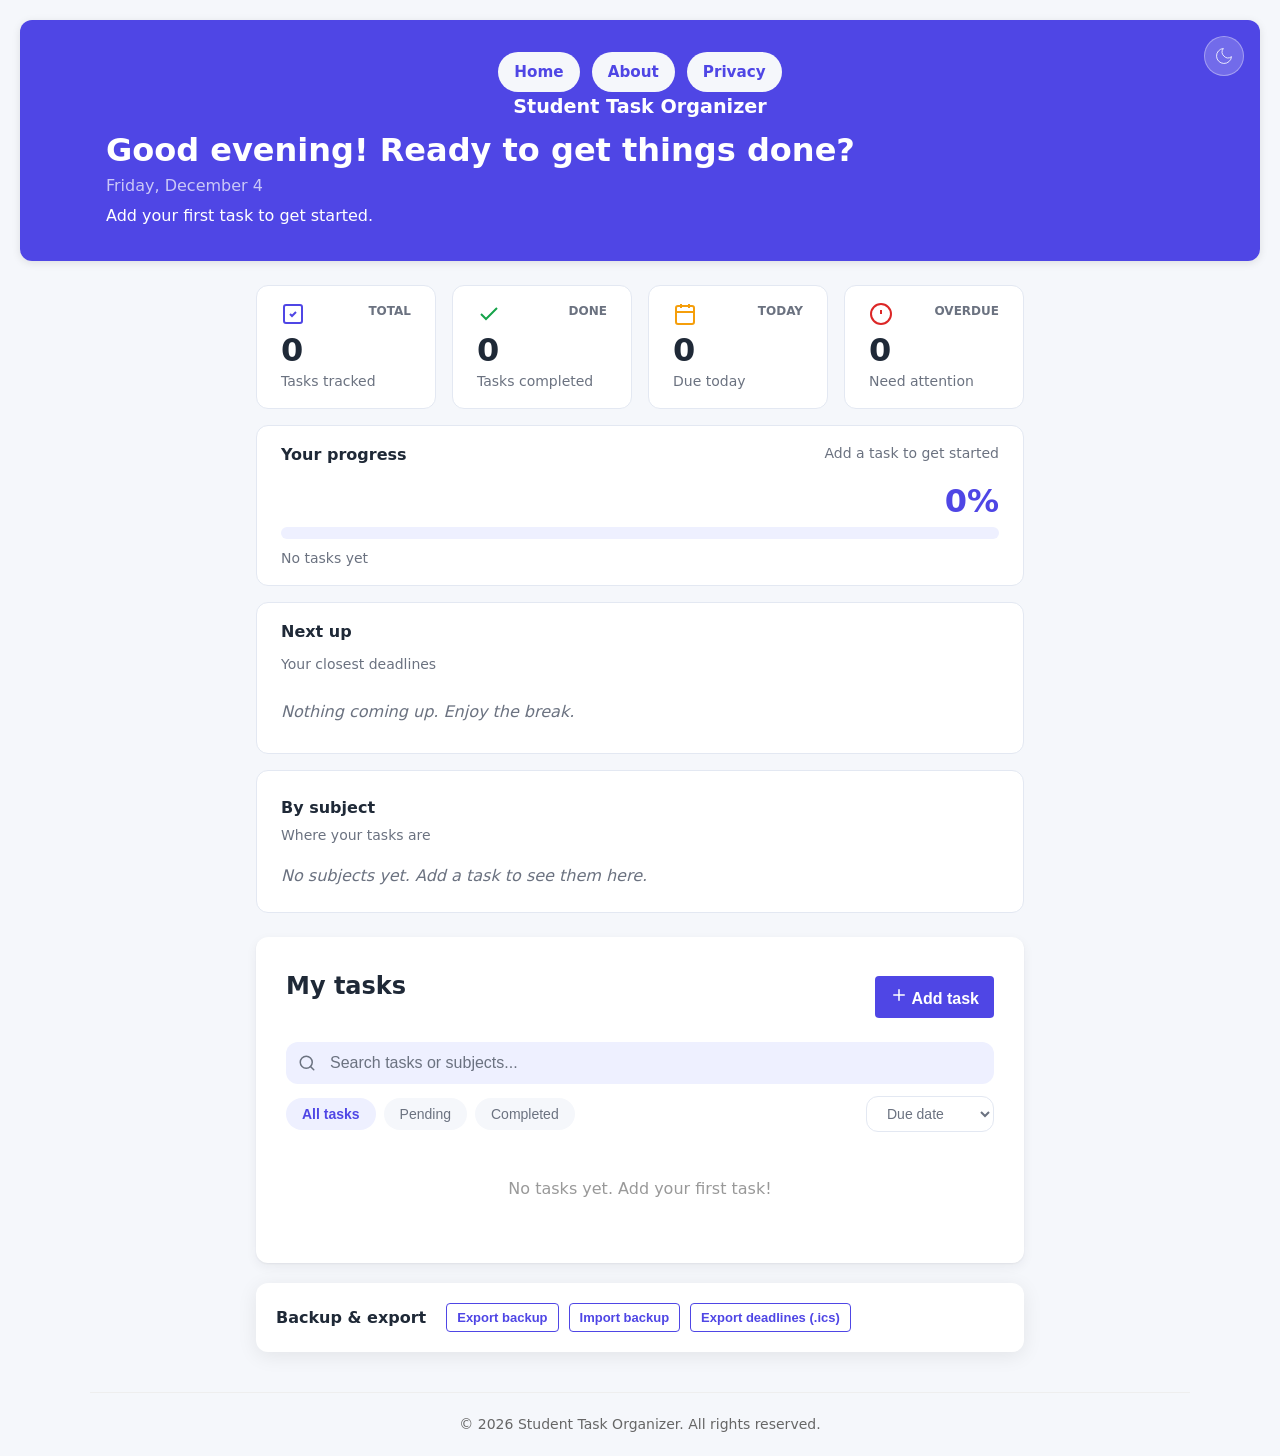
<file: index.html>
<!DOCTYPE html>
<html lang="en">
<head>
    <meta charset="UTF-8">
    <meta name="viewport" content="width=device-width, initial-scale=1.0">
    <script src="js/theme.js"></script>
    <title>Student Task Organizer</title>
    <link rel="stylesheet" href="css/style.css">
    <link rel="manifest" href="manifest.webmanifest">
    <meta name="theme-color" content="#4F46E5">
    <link rel="apple-touch-icon" href="icons/apple-touch-icon.png">
    <link rel="icon" type="image/png" sizes="32x32" href="icons/favicon-32.png">
</head>
<body>
    <header>
        <div class="header-inner">
            <nav>
                <ul>
                    <li><a href="index.html">Home</a></li>
                    <li><a href="about.html">About</a></li>
                    <li><a href="privacy.html">Privacy</a></li>
                </ul>
                <button id="theme-toggle" type="button" aria-label="Switch to dark mode" aria-pressed="false"></button>
            </nav>
            <h1 class="brand">Student Task Organizer</h1>
            <div class="welcome-section">
                <h2 id="greeting"></h2>
                <p id="today-date"></p>
                <p id="welcome-subtitle"></p>
            </div>
        </div>
    </header>

    <main>
        <section class="dashboard" aria-label="Dashboard statistics">
            <div id="dashboard-stats">
                <article class="stat-card total">
                    <div class="icon-label">
                        <svg class="icon" viewBox="0 0 24 24" fill="none" stroke="currentColor" stroke-width="2" aria-hidden="true"><rect x="3" y="3" width="18" height="18" rx="2"/><path d="M9 12l2 2 4-4"/></svg>
                        <span class="label">TOTAL</span>
                    </div>
                    <div class="value" id="stat-total">0</div>
                    <div class="caption">Tasks tracked</div>
                </article>
                <article class="stat-card done">
                    <div class="icon-label">
                        <svg class="icon" viewBox="0 0 24 24" fill="none" stroke="currentColor" stroke-width="2" aria-hidden="true"><path d="M20 6L9 17l-5-5"/></svg>
                        <span class="label">DONE</span>
                    </div>
                    <div class="value" id="stat-done">0</div>
                    <div class="caption">Tasks completed</div>
                </article>
                <article class="stat-card today">
                    <div class="icon-label">
                        <svg class="icon" viewBox="0 0 24 24" fill="none" stroke="currentColor" stroke-width="2" aria-hidden="true"><rect x="3" y="4" width="18" height="18" rx="2"/><path d="M16 2v4M8 2v4M3 10h18"/></svg>
                        <span class="label">TODAY</span>
                    </div>
                    <div class="value" id="stat-today">0</div>
                    <div class="caption">Due today</div>
                </article>
                <article class="stat-card overdue">
                    <div class="icon-label">
                        <svg class="icon" viewBox="0 0 24 24" fill="none" stroke="currentColor" stroke-width="2" aria-hidden="true"><circle cx="12" cy="12" r="10"/><path d="M12 8v4M12 16h.01"/></svg>
                        <span class="label">OVERDUE</span>
                    </div>
                    <div class="value" id="stat-overdue">0</div>
                    <div class="caption">Need attention</div>
                </article>
            </div>
            <article id="progress-card" class="progress-card">
                <div class="progress-header">
                    <h2>Your progress</h2>
                    <p id="progress-message"></p>
                </div>
                <div class="progress-percent" id="progress-percent">0%</div>
                <div id="progress-track" class="progress-track" role="progressbar" aria-valuemin="0" aria-valuemax="100" aria-valuenow="0">
                    <div id="progress-fill" class="progress-fill"></div>
                </div>
                <p id="progress-caption" class="progress-caption">No tasks yet</p>
            </article>
            <article id="next-up-card" class="next-up-card">
                <h2>Next up</h2>
                <p class="caption">Your closest deadlines</p>
                <ol id="next-up-list"></ol>
            </article>
            <article id="subject-card" class="subject-card">
                <h2>By subject</h2>
                <p class="caption">Where your tasks are</p>
                <ul id="subject-list"></ul>
            </article>
        </section>

        <section class="task-section">
            <section class="task-list">
                <div class="list-header">
                    <h2>My tasks</h2>
                    <button type="button" id="open-add-task" class="primary-btn">
                        <svg aria-hidden="true" viewBox="0 0 24 24" width="18" height="18" stroke="currentColor" stroke-width="2" stroke-linecap="round">
                            <path d="M12 5v14M5 12h14"/>
                        </svg>
                        Add task
                    </button>
                </div>
                <div class="filter-search">
                    <svg class="search-icon" aria-hidden="true" viewBox="0 0 24 24" width="18" height="18" stroke="currentColor" stroke-width="2" stroke-linecap="round" stroke-linejoin="round">
                        <circle cx="11" cy="11" r="8"/>
                        <path d="M21 21l-4.35-4.35"/>
                    </svg>
                    <input type="search" id="subject-filter" placeholder="Search tasks or subjects..." aria-label="Search tasks or subjects">
                </div>
                <div id="status-filters" role="group" aria-label="Task status filters">
                    <button type="button" data-status="all" aria-pressed="true" class="status-pill active">All tasks</button>
                    <button type="button" data-status="pending" aria-pressed="false" class="status-pill">Pending</button>
                    <button type="button" data-status="completed" aria-pressed="false" class="status-pill">Completed</button>
                    <label for="sort-select" class="sr-only">Sort by</label>
                    <select id="sort-select" aria-label="Sort by">
                        <option value="due" selected>Due date</option>
                        <option value="priority">Priority</option>
                        <option value="subject">Subject A-Z</option>
                        <option value="newest">Newest first</option>
                    </select>
                </div>
                <div class="clear-completed-row" style="display:flex; justify-content:flex-end; margin-top:8px;">
                    <button id="clear-completed-btn" type="button" class="clear-completed-btn" style="display:none;"></button>
                </div>
                <ul id="task-list"></ul>
            </section>

            <section class="backup-section">
                <h3>Backup & export</h3>
                <button id="export-btn" type="button"></button>
                <input type="file" id="import-file" accept=".json" style="display:none;">
                <button id="import-btn" type="button"></button>
                <button id="export-ics-btn" type="button">Export deadlines (.ics)</button>
                <p id="backup-message"></p>
            </section>
        </section>
    </main>

    <dialog id="task-dialog">
        <div class="dialog-header">
            <h2 id="dialog-title">Add task</h2>
            <button type="button" id="dialog-close" aria-label="Close">×</button>
        </div>
        <form id="task-form">
            <div class="form-group">
                <label for="title">Title:</label>
                <input type="text" id="title" name="title" required>
            </div>
            <div class="form-group">
                <label for="subject">Subject:</label>
                <input type="text" id="subject" name="subject" required list="subject-suggestions>
            </div>
            <div class="form-group">
                <label for="due-date">Due Date:</label>
                <input type="date" id="due-date" name="due-date">
            </div>
            <div class="form-group">
                <label for="priority">Priority:</label>
                <select id="priority" name="priority">
                    <option value="low">Low</option>
                    <option value="medium">Medium</option>
                    <option value="high">High</option>
                </select>
            </div>
            <div class="form-group">
                <label for="notes">Notes (optional)</label>
                <textarea id="notes" name="notes" rows="3" maxlength="200"></textarea>
            </div>
            <button type="submit" id="submit-button">Add Task</button>
            <button type="button" id="cancel-button">Cancel</button>
        </form>
  	<datalist id="subject-suggestions"></datalist>>
        <p id="form-error"></p>
    </dialog>

    <div id="toast" aria-live="polite" style="display:none;"></div>

    <footer>
        <p>&copy; 2026 Student Task Organizer. All rights reserved.</p>
    </footer>

    <script src="js/pwa.js" defer></script>
    <script src="js/script.js" defer></script>
</body>
</html>
</file>
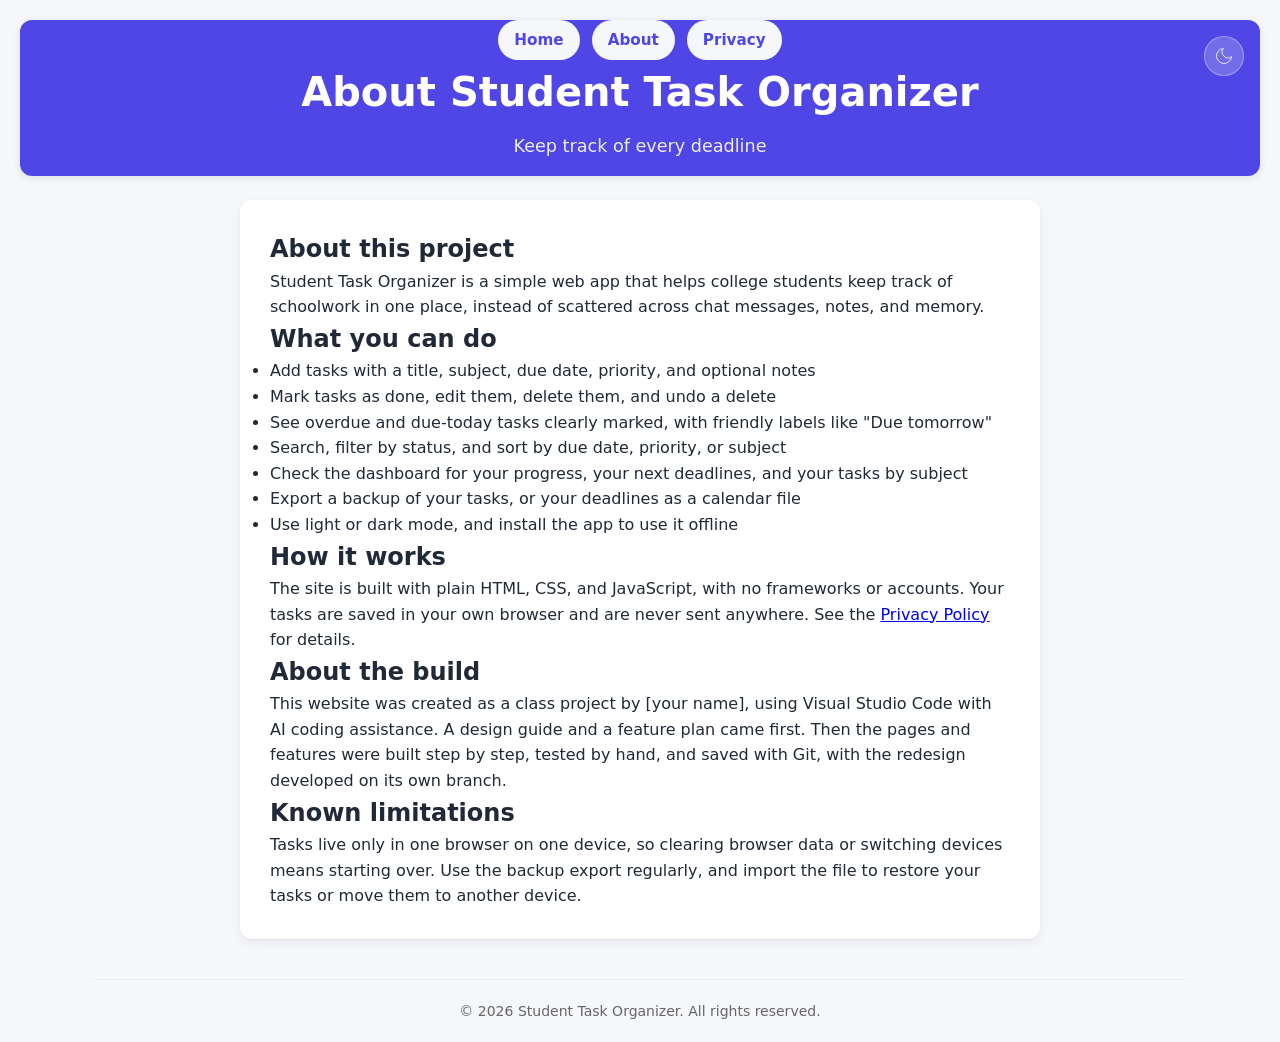
<file: about.html>
<!DOCTYPE html>
<html lang="en">
<head>
    <meta charset="UTF-8">
    <meta name="viewport" content="width=device-width, initial-scale=1.0">
    <script src="js/theme.js"></script>
    <title>About - Student Task Organizer</title>
    <link rel="stylesheet" href="css/style.css">
    <link rel="manifest" href="manifest.webmanifest">
    <meta name="theme-color" content="#4F46E5">
    <link rel="apple-touch-icon" href="icons/apple-touch-icon.png">
    <link rel="icon" type="image/png" sizes="32x32" href="icons/favicon-32.png">
</head>
<body>
    <header>
        <nav>
            <ul>
                <li><a href="index.html">Home</a></li>
                <li><a href="about.html">About</a></li>
                <li><a href="privacy.html">Privacy</a></li>
            </ul>
            <button id="theme-toggle" type="button" aria-label="Switch to dark mode" aria-pressed="false"></button>
        </nav>
        <h1>About Student Task Organizer</h1>
        <p class="tagline">Keep track of every deadline</p>
    </header>

    <main>
        <h2>About this project</h2>
<p>Student Task Organizer is a simple web app that helps college students keep track of schoolwork in one place, instead of scattered across chat messages, notes, and memory.</p>

<h2>What you can do</h2>
<ul>
    <li>Add tasks with a title, subject, due date, priority, and optional notes</li>
    <li>Mark tasks as done, edit them, delete them, and undo a delete</li>
    <li>See overdue and due-today tasks clearly marked, with friendly labels like "Due tomorrow"</li>
    <li>Search, filter by status, and sort by due date, priority, or subject</li>
    <li>Check the dashboard for your progress, your next deadlines, and your tasks by subject</li>
    <li>Export a backup of your tasks, or your deadlines as a calendar file</li>
    <li>Use light or dark mode, and install the app to use it offline</li>
</ul>

<h2>How it works</h2>
<p>The site is built with plain HTML, CSS, and JavaScript, with no frameworks or accounts. Your tasks are saved in your own browser and are never sent anywhere. See the <a href="privacy.html">Privacy Policy</a> for details.</p>

<h2>About the build</h2>
<p>This website was created as a class project by [your name], using Visual Studio Code with AI coding assistance. A design guide and a feature plan came first. Then the pages and features were built step by step, tested by hand, and saved with Git, with the redesign developed on its own branch.</p>

<h2>Known limitations</h2>
<p>Tasks live only in one browser on one device, so clearing browser data or switching devices means starting over. Use the backup export regularly, and import the file to restore your tasks or move them to another device.</p>

    </main>

    <footer>
        <p>&copy; 2026 Student Task Organizer. All rights reserved.</p>
    </footer>

    <script src="js/pwa.js" defer></script>
</body>
</html>
</file>
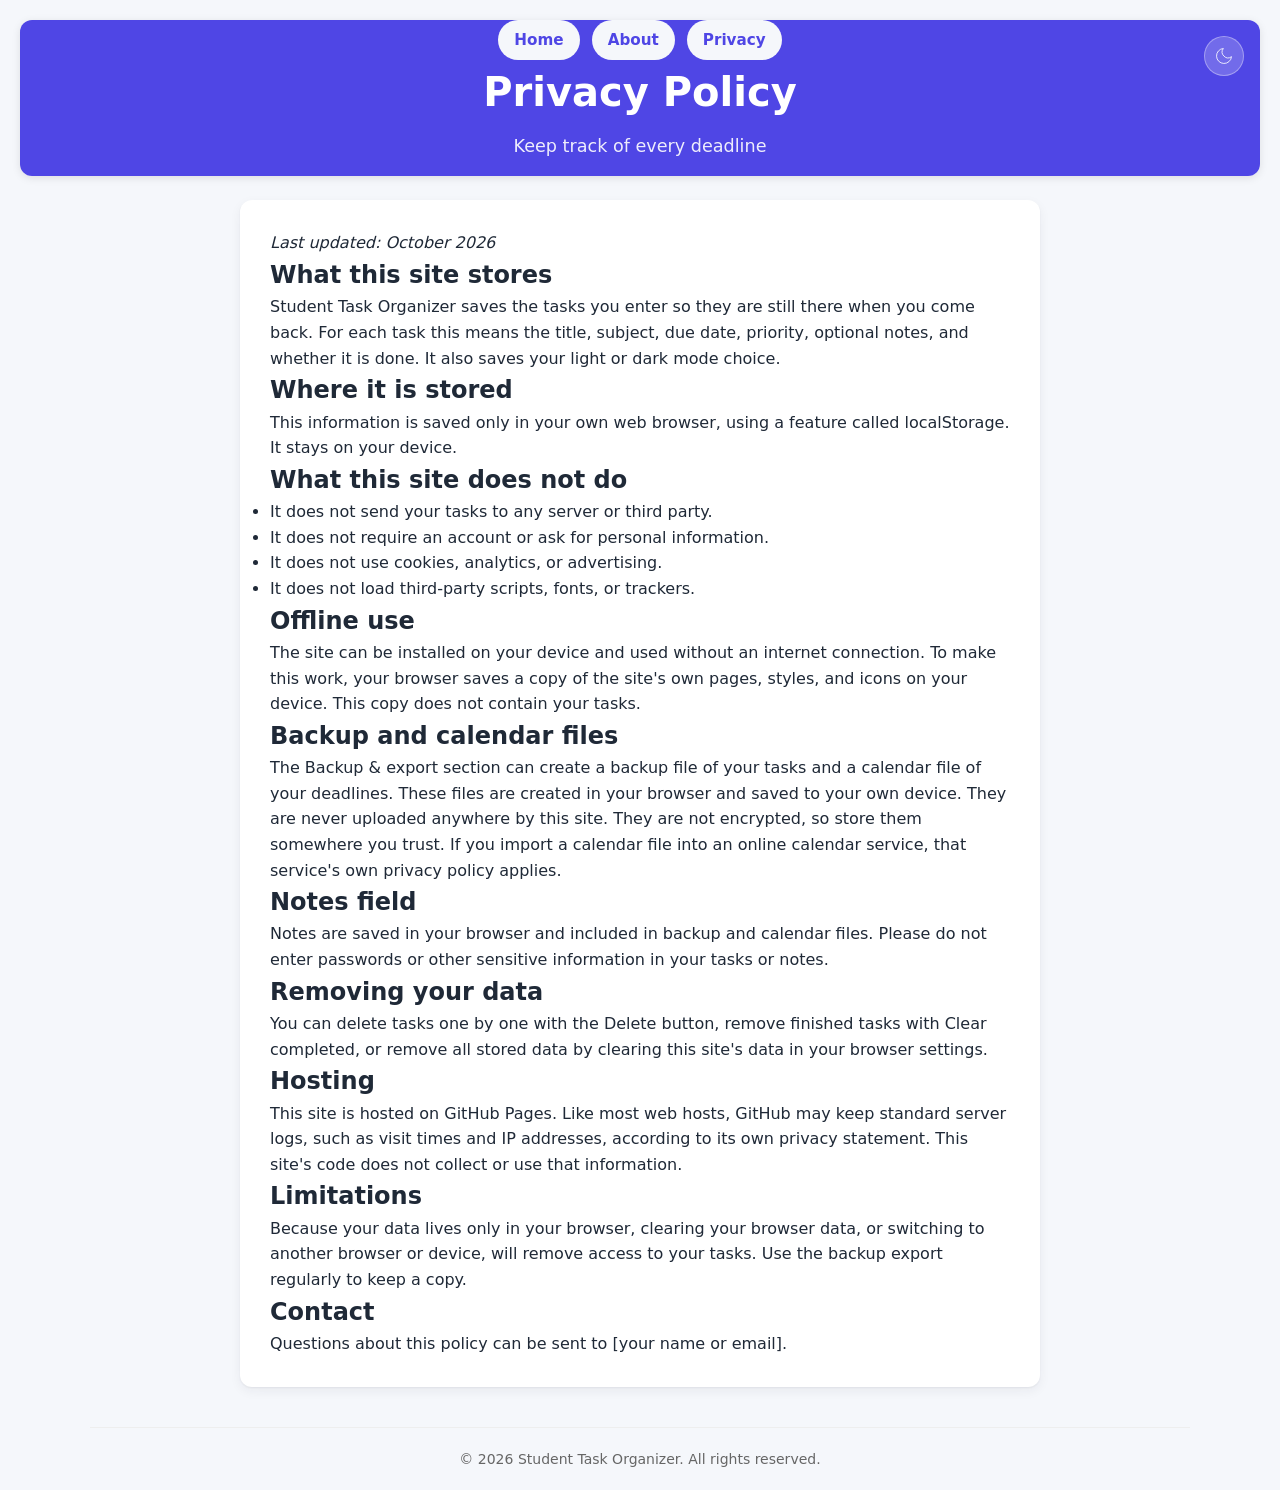
<file: privacy.html>
<!DOCTYPE html>
<html lang="en">
<head>
    <meta charset="UTF-8">
    <meta name="viewport" content="width=device-width, initial-scale=1.0">
    <script src="js/theme.js"></script>
    <title>Privacy - Student Task Organizer</title>
    <link rel="stylesheet" href="css/style.css">
    <link rel="manifest" href="manifest.webmanifest">
    <meta name="theme-color" content="#4F46E5">
    <link rel="apple-touch-icon" href="icons/apple-touch-icon.png">
    <link rel="icon" type="image/png" sizes="32x32" href="icons/favicon-32.png">
</head>
<body>
    <header>
        <nav>
            <ul>
                <li><a href="index.html">Home</a></li>
                <li><a href="about.html">About</a></li>
                <li><a href="privacy.html">Privacy</a></li>
            </ul>
            <button id="theme-toggle" type="button" aria-label="Switch to dark mode" aria-pressed="false"></button>
        </nav>
        <h1>Privacy Policy</h1>
        <p class="tagline">Keep track of every deadline</p>
    </header>

    <main>
       <p><em>Last updated: October 2026</em></p>

<h2>What this site stores</h2>
<p>Student Task Organizer saves the tasks you enter so they are still there when you come back. For each task this means the title, subject, due date, priority, optional notes, and whether it is done. It also saves your light or dark mode choice.</p>

<h2>Where it is stored</h2>
<p>This information is saved only in your own web browser, using a feature called localStorage. It stays on your device.</p>

<h2>What this site does not do</h2>
<ul>
    <li>It does not send your tasks to any server or third party.</li>
    <li>It does not require an account or ask for personal information.</li>
    <li>It does not use cookies, analytics, or advertising.</li>
    <li>It does not load third-party scripts, fonts, or trackers.</li>
</ul>

<h2>Offline use</h2>
<p>The site can be installed on your device and used without an internet connection. To make this work, your browser saves a copy of the site's own pages, styles, and icons on your device. This copy does not contain your tasks.</p>

<h2>Backup and calendar files</h2>
<p>The Backup &amp; export section can create a backup file of your tasks and a calendar file of your deadlines. These files are created in your browser and saved to your own device. They are never uploaded anywhere by this site. They are not encrypted, so store them somewhere you trust. If you import a calendar file into an online calendar service, that service's own privacy policy applies.</p>

<h2>Notes field</h2>
<p>Notes are saved in your browser and included in backup and calendar files. Please do not enter passwords or other sensitive information in your tasks or notes.</p>

<h2>Removing your data</h2>
<p>You can delete tasks one by one with the Delete button, remove finished tasks with Clear completed, or remove all stored data by clearing this site's data in your browser settings.</p>

<h2>Hosting</h2>
<p>This site is hosted on GitHub Pages. Like most web hosts, GitHub may keep standard server logs, such as visit times and IP addresses, according to its own privacy statement. This site's code does not collect or use that information.</p>

<h2>Limitations</h2>
<p>Because your data lives only in your browser, clearing your browser data, or switching to another browser or device, will remove access to your tasks. Use the backup export regularly to keep a copy.</p>

<h2>Contact</h2>
<p>Questions about this policy can be sent to [your name or email].</p>

    </main>

    <footer>
        <p>&copy; 2026 Student Task Organizer. All rights reserved.</p>
    </footer>

    <script src="js/pwa.js" defer></script>
</body>
</html>
</file>
<file: css/style.css>
:root {
    --bg-color: #F5F7FB;
    --surface-color: #FFFFFF;
    --border-color: #E3E8F2;
    --text-color: #1F2937;
    --text-muted: #6B7280;
    --primary-color: #4F46E5;
    --primary-hover: #4338CA;
    --primary-soft: #EEF0FF;
    --success-color: #16A34A;
    --warning-color: #F59E0B;
    --danger-color: #DC2626;
    --primary-text: #4F46E5;
    --subject-bg-l: 93%;
    --subject-fg-l: 28%;
}

:root[data-theme="dark"] {
    color-scheme: dark;
    --bg-color: #111827;
    --surface-color: #1F2937;
    --border-color: #374151;
    --text-color: #F9FAFB;
    --text-muted: #9CA3AF;
    --primary-color: #818CF8;
    --primary-hover: #6366F1;
    --primary-soft: #312E81;
    --success-color: #22C55E;
    --warning-color: #FBBF24;
    --danger-color: #EF4444;
    --primary-text: #A5B4FC;
    --subject-bg-l: 24%;
    --subject-fg-l: 82%;
}

/* Screen-reader only utility */
.sr-only {
    position: absolute;
    width: 1px;
    height: 1px;
    padding: 0;
    margin: -1px;
    overflow: hidden;
    clip: rect(0, 0, 0, 0);
    white-space: nowrap;
    border: 0;
}

* {
    box-sizing: border-box;
    margin: 0;
    padding: 0;
}

body {
    font-family: system-ui, -apple-system, BlinkMacSystemFont, 'Segoe UI', Roboto, Oxygen, Ubuntu, Cantarell, 'Open Sans', 'Helvetica Neue', sans-serif;
    background-color: var(--bg-color);
    color: var(--text-color);
    line-height: 1.6;
    padding: 20px;
}

header {
    width: 100%;
    background: linear-gradient(135deg, var(--primary-color), var(--primary-color));
    color: white;
    text-align: center;
    box-shadow: 0 2px 8px rgba(0,0,0,0.1);
    margin-bottom: 24px;
}
.header-inner {
    max-width: 1100px;
    margin: 0 auto;
    padding: 2rem 1rem;
}

header h1 {
    margin: 0;
    font-size: 2.5rem;
    font-weight: 700;
}

header .tagline {
    margin: 0.5rem 0 1rem;
    font-size: 1.1rem;
    opacity: 0.9;
}

header nav ul {
    display: flex;
    justify-content: center;
    gap: 0.75rem;
    list-style: none;
    margin: 0;
    padding: 0;
    flex-wrap: wrap;
}

header nav ul li a {
    display: inline-block;
    background: var(--bg-color);
    color: var(--primary-text);
    padding: 0.5rem 1rem;
    border-radius: 9999px;
    text-decoration: none;
    font-weight: 600;
    font-size: 0.95rem;
    transition: background 0.2s, color 0.2s;
}

header nav ul li a:hover {
    background: var(--primary-color);
    color: white;
}

#theme-toggle {
    width: 40px;
    height: 40px;
    border-radius: 50%;
    background: rgba(255,255,255,0.2);
    border: none;
    display: flex;
    align-items: center;
    justify-content: center;
    cursor: pointer;
    transition: background 0.2s;
}
#theme-toggle:hover {
    background: rgba(255,255,255,0.4);
}
#theme-toggle:focus-visible {
    outline: 2px solid var(--primary-color);
    outline-offset: 2px;
}
#theme-toggle svg {
    width: 20px;
    height: 20px;
    stroke: white;
    fill: none;
}

main {
    display: block;
    max-width: 1100px;
    margin: 0 auto;
    padding: 0 16px;
}

.task-form, .task-filter, .task-list, .about-content, .privacy-content {
    background: white;
    border-radius: 12px;
    box-shadow: 0 4px 20px rgba(0, 0, 0, 0.08);
    padding: 30px;
}

.task-form h2, .task-filter h2, .task-list h2, .about-content h2, .privacy-content h2 {
    margin-top: 0;
    margin-bottom: 20px;
    color: var(--text-color);
}

.form-group {
    margin-bottom: 15px;
}

.form-group label {
    display: block;
    margin-bottom: 5px;
    font-weight: 600;
}

.form-group input,
.form-group select {
    width: 100%;
    padding: 10px;
    border: 1px solid #ddd;
    border-radius: 4px;
    font-size: 16px;
    transition: border-color 0.3s;
}

.form-group input:focus,
.form-group select:focus {
    outline: none;
    border-color: var(--primary-text);
}

.form-group input::placeholder {
    color: var(--text-muted);
}

#form-error {
    color: var(--danger-color);
    margin-top: 10px;
    display: none;
    font-size: 14px;
}

button {
    background-color: var(--primary-color);
    color: white;
    border: none;
    padding: 10px 15px;
    border-radius: 4px;
    cursor: pointer;
    font-size: 16px;
    font-weight: 600;
    transition: background-color 0.3s;
}

button:hover {
    background-color: #2a56c6;
}

button:active {
    transform: translateY(1px);
}

.task-item {
    display: flex;
    align-items: flex-start;
    padding: 15px;
    border-bottom: 1px solid #eee;
    transition: background-color 0.2s, transform 0.2s, box-shadow 0.2s;
    gap: 15px;
}

.task-item:hover {
    background-color: #f9f9f9;
    transform: translateY(-1px);
    box-shadow: 0 8px 20px rgba(0, 0, 0, 0.12);
}

.task-item:last-child {
    border-bottom: none;
}

.task-item.done {
    opacity: 0.7;
}

.task-item.done .title-span,
.task-item.done .subject-span {
    text-decoration: line-through;
}

.task-item.overdue {
    border-left: 4px solid var(--danger-color);
}

.task-item.due-today {
    border-left: 4px solid var(--warning-color);
}

.task-item input[type="checkbox"] {
    width: 18px;
    height: 18px;
    margin-top: 2px;
    cursor: pointer;
    flex-shrink: 0;
    accent-color: var(--primary-color);
    accent-color: var(--primary-color);
}

.task-content {
    flex: 1;
    min-width: 0;
    display: flex;
    flex-direction: column;
    gap: 6px;
}

.task-title-line {
    display: flex;
    align-items: center;
}

.title-span {
    font-weight: 600;
    font-size: 16px;
    overflow: hidden;
    text-overflow: ellipsis;
    white-space: nowrap;
}

.task-meta-line {
    display: flex;
    align-items: center;
    flex-wrap: wrap;
    gap: 10px;
    font-size: 13px;
    color: #666;
}

.subject-span {
    background: hsl(var(--subject-hue, 210) 70% var(--subject-bg-l));
    color: hsl(var(--subject-hue, 210) 55% var(--subject-fg-l));
    padding: 2px 8px;
    border-radius: 999px;
    font-size: 12px;
    overflow: hidden;
    text-overflow: ellipsis;
    white-space: nowrap;
    max-width: 200px;
}

.due-date-span {
    white-space: nowrap;
}

.relative-date {
    font-size: 0.75rem;
    color: var(--text-muted);
}
.relative-date::before {
    content: "\00a0\00b7\00a0";
}
.relative-date.tomorrow {
    color: var(--primary-text);
    font-weight: 600;
}

.priority-span {
    text-transform: capitalize;
    background-color: #f0f0f0;
    padding: 2px 8px;
    border-radius: 3px;
    font-weight: 500;
    font-size: 12px;
    white-space: nowrap;
}

.priority-span.low {
    background-color: #e3f2fd;
    color: #1976d2;
}

.priority-span.medium {
    background-color: #fff8e1;
    color: #f57c00;
}

.priority-span.high {
    background-color: #ffebee;
    color: #d32f2f;
}

.priority-span.low::before,
.priority-span.medium::before,
.priority-span.high::before {
    content: "●";
    margin-right: 4px;
    font-size: 10px;
    vertical-align: middle;
}
.priority-span.low::before {
    color: #1976d2;
}
.priority-span.medium::before {
    color: #f57c00;
}
.priority-span.high::before {
    color: #d32f2f;
}

.task-empty {
    text-align: center;
    color: #999;
    padding: 2rem;
    list-style: none;
}

.status-label {
    font-size: 11px;
    padding: 2px 6px;
    border-radius: 3px;
    font-weight: 600;
    text-transform: uppercase;
    white-space: nowrap;
}

.status-label.overdue {
    background-color: var(--danger-color);
    color: white;
}

.status-label.due-today {
    background-color: var(--warning-color);
    color: white;
}

.task-buttons {
    display: flex;
    gap: 8px;
    flex-shrink: 0;
    margin-left: auto;
}

.edit-btn,
.delete-btn {
    background-color: transparent;
    color: var(--text-color);
    border: 1px solid #ddd;
    padding: 5px 10px;
    font-size: 13px;
    cursor: pointer;
    border-radius: 4px;
    transition: all 0.2s;
}

.edit-btn:hover {
    background-color: #f0f0f0;
}

.delete-btn:hover {
    background-color: #ffeaea;
    color: var(--danger-color);
    border-color: var(--danger-color);
}

.task-filter input {
    width: 100%;
    padding: 12px;
    border: 1px solid #ddd;
    border-radius: 4px;
    font-size: 16px;
}

.task-filter input:focus {
    outline: none;
    border-color: var(--primary-text);
}

/* Search filter */
.filter-search {
    position: relative;
    margin-bottom: 12px;
}
.filter-search .search-icon {
    position: absolute;
    left: 12px;
    top: 50%;
    transform: translateY(-50%);
    width: 18px;
    height: 18px;
    color: var(--text-muted);
    pointer-events: none;
}
#subject-filter {
    width: 100%;
    padding: 12px 12px 12px 44px;
    border: none;
    border-radius: 12px;
    background: var(--primary-soft);
    font-size: 16px;
    color: var(--text-color);
    outline: none;
    transition: box-shadow 0.15s ease;
}
#subject-filter::placeholder {
    color: var(--text-muted);
}
#subject-filter:focus {
    box-shadow: 0 0 0 3px var(--primary-text);
}

/* Status filter pills */
#status-filters {
    display: flex;
    gap: 8px;
    flex-wrap: wrap;
    align-items: center;
    margin-bottom: 12px;
}
.status-pill {
    padding: 8px 16px;
    border: none;
    border-radius: 999px;
    background: var(--bg-color);
    color: var(--text-muted);
    font-size: 14px;
    font-weight: 500;
    cursor: pointer;
    transition: background 0.15s ease, color 0.15s ease, box-shadow 0.15s ease;
}
.status-pill:hover {
    background: var(--border-color);
}
.status-pill:focus {
    outline: none;
    box-shadow: 0 0 0 3px var(--primary-text);
}
.status-pill.active,
.status-pill[aria-pressed="true"] {
    background: var(--primary-soft);
    color: var(--primary-text);
    font-weight: 700;
}

/* Sort select */
#sort-select {
    background: var(--surface-color);
    border: 1px solid var(--border-color);
    border-radius: 12px;
    padding: 8px 16px;
    font-size: 14px;
    color: var(--text-muted);
    cursor: pointer;
    transition: border-color 0.15s ease, color 0.15s ease, box-shadow 0.15s ease;
    margin-left: auto;
}
#sort-select:hover,
#sort-select:focus {
    border-color: var(--primary-text);
    color: var(--primary-text);
}
#sort-select:focus-visible {
    outline: none;
    box-shadow: 0 0 0 3px var(--primary-text);
}

/* Clear completed button */
#clear-completed-btn,
.clear-completed-btn {
    background: transparent;
    border: 1px solid var(--danger-color);
    color: var(--danger-color);
    padding: 8px 12px;
    border-radius: 8px;
    font-size: 13px;
    font-weight: 600;
    cursor: pointer;
    transition: background-color 0.15s ease, color 0.15s ease, box-shadow 0.15s ease;
}
#clear-completed-btn:hover,
.clear-completed-btn:hover {
    background: color-mix(in srgb, var(--danger-color) 12%, var(--surface-color));
}
#clear-completed-btn:focus-visible,
.clear-completed-btn:focus-visible {
    outline: 2px solid var(--danger-color);
    outline-offset: 2px;
}

.backup-section {
    margin-top: 20px;
    padding: 20px;
    background: white;
    border-radius: 12px;
    box-shadow: 0 4px 20px rgba(0, 0, 0, 0.08);
    display: flex;
    gap: 10px;
    align-items: center;
    flex-wrap: wrap;
}

.backup-section h3 {
    margin: 0 10px 0 0;
    font-size: 1rem;
    color: var(--text-color);
}

.backup-section button {
    background-color: transparent;
    color: var(--primary-text);
    border: 1px solid var(--primary-text);
    padding: 6px 10px;
    border-radius: 4px;
    cursor: pointer;
    font-size: 13px;
    font-weight: 600;
    transition: background-color 0.3s, color 0.3s;
}

.backup-section button:hover {
    background-color: var(--primary-color);
    color: white;
}

#backup-message {
    color: var(--danger-color);
    margin-top: 8px;
    display: none;
    font-size: 13px;
    width: 100%;
}

footer {
    text-align: center;
    margin: 40px auto 0;
    padding-top: 20px;
    border-top: 1px solid #eee;
    color: #666;
    font-size: 14px;
    max-width: 1100px;
}

.about-content,
.privacy-content {
    line-height: 1.7;
}

.about-content p,
.privacy-content p {
    margin-bottom: 15px;
}

.about-content ul,
.privacy-content ul {
    margin-bottom: 15px;
    padding-left: 20px;
}

.about-content li,
.privacy-content li {
    margin-bottom: 5px;
}

main {
    align-items: start;
}

@media (min-width: 768px) {
    .task-form {
        grid-column: 1;
        grid-row: 1 / span 2;
    }
    .task-filter {
        grid-column: 2;
        grid-row: 1;
    }
    .task-list {
        grid-column: 2;
        grid-row: 2;
    }
}

main:not(:has(.task-form)) {
    display: block;
    max-width: 800px;
    margin: 0 auto;
    background: white;
    border-radius: 12px;
    box-shadow: 0 4px 20px rgba(0, 0, 0, 0.08);
    padding: 30px;
}

.task-item {
    border-left: 4px solid transparent;
}

.task-item input[type="checkbox"] {
    margin-top: 4px;
    accent-color: var(--primary-color);
}

@media (min-width: 768px) {
    .task-form {
        position: sticky;
        top: 16px;
    }
}

header {
    border-radius: 12px;
    overflow: hidden;
}

#task-form button {
    display: block;
    width: 100%;
    margin: 0;
}

#task-form #cancel-button {
    margin: 10px 0 0 0;
    width: 100%;
    background: transparent;
    color: var(--primary-text);
    border: 1px solid var(--primary-text);
}

#cancel-button:hover,
#cancel-button:focus-visible {
    background: rgba(59, 110, 245, 0.08);
}

.task-form, .task-filter, .task-list, .about-content, .privacy-content,
main:not(:has(.task-form)) {
    box-shadow: 0 1px 2px color-mix(in srgb, var(--text-color) 6%, transparent),
                0 4px 12px color-mix(in srgb, var(--text-color) 6%, transparent);
}

.priority-span.low    { color: color-mix(in srgb, var(--success-color) 70%, black); }
.priority-span.medium { color: color-mix(in srgb, var(--warning-color) 55%, black); }
.priority-span.high   { color: color-mix(in srgb, var(--danger-color) 85%, black); }

/* Brand line */
header .brand {
    font-size: 1.2rem;
    font-weight: 600;
    margin: 0 0 0.5rem;
}

/* Welcome section inside header */
header .welcome-section {
    text-align: left;
    margin-top: 0.5rem;
}

header .welcome-section #greeting {
    margin: 0;
    font-size: 2rem;
    font-weight: 700;
    color: white;
    line-height: 1.2;
}

header .welcome-section #today-date {
    margin: 0.25rem 0 0;
    font-size: 1rem;
    color: rgba(255,255,255,0.7);
}

header .welcome-section #welcome-subtitle {
    margin: 0.25rem 0 0;
    font-size: 1rem;
    color: white;
}

/* Mobile: center the welcome section */
@media (max-width: 600px) {
    header .welcome-section {
        text-align: center;
    }
}

/* Dashboard */
.dashboard {
    margin-bottom: 24px;
}

#dashboard-stats {
    display: grid;
    grid-template-columns: repeat(4, 1fr);
    gap: 16px;
}

@media (max-width: 1024px) {
    #dashboard-stats {
        grid-template-columns: repeat(2, 1fr);
    }
}

.stat-card {
    background: var(--surface-color);
    border: 1px solid var(--border-color);
    border-radius: 12px;
    padding: 16px 24px;
    display: flex;
    flex-direction: column;
}

.stat-card .icon-label {
    display: flex;
    justify-content: space-between;
    align-items: flex-start;
    margin-bottom: 8px;
}

.stat-card .icon {
    width: 24px;
    height: 24px;
    flex-shrink: 0;
}

.stat-card .label {
    font-size: 0.75rem;
    text-transform: uppercase;
    color: var(--text-muted);
    font-weight: 600;
    margin-left: 8px;
}

.stat-card .value {
    font-size: 2rem;
    font-weight: 700;
    color: var(--text-color);
    line-height: 1;
}

.stat-card .caption {
    font-size: 0.875rem;
    color: var(--text-muted);
    margin-top: 4px;
}

/* Icon colors per card */
.stat-card.total .icon { color: var(--primary-color); }
.stat-card.done .icon { color: var(--success-color); }
.stat-card.today .icon { color: var(--warning-color); }
.stat-card.overdue .icon { color: var(--danger-color); }

/* Progress card */
.progress-card {
    background: var(--surface-color);
    border: 1px solid var(--border-color);
    border-radius: 12px;
    padding: 16px 24px;
    margin-top: 16px;
}

.progress-header {
    display: flex;
    justify-content: space-between;
    align-items: flex-start;
    margin-bottom: 8px;
}

.progress-header h2 {
    margin: 0;
    font-size: 1rem;
    font-weight: 600;
    color: var(--text-color);
}

#progress-message {
    margin: 0;
    font-size: 0.875rem;
    color: var(--text-muted);
}

.progress-percent {
    font-size: 2rem;
    font-weight: 700;
    color: var(--primary-text);
    text-align: right;
}

.progress-track {
    height: 12px;
    background: var(--primary-soft);
    border-radius: 9999px;
    overflow: hidden;
}

.progress-fill {
    height: 100%;
    width: 0%;
    background: var(--primary-color);
    border-radius: 9999px;
    transition: width 300ms ease;
}

@media (prefers-reduced-motion: reduce) {
    .progress-fill {
        transition: none;
    }
}

.progress-caption {
    margin-top: 8px;
    font-size: 0.875rem;
    color: var(--text-muted);
}

/* Next up card */
.next-up-card {
    background: var(--surface-color);
    border: 1px solid var(--border-color);
    border-radius: 12px;
    padding: 16px 24px;
    margin-top: 16px;
/* Subject card */
.subject-card {
    background: var(--surface-color);
    border: 1px solid var(--border-color);
    border-radius: 12px;
    padding: 16px 24px;
    margin-top: 16px;
}
.subject-card h2 {
    margin: 0 0 8px;
    font-size: 1rem;
    font-weight: 600;
    color: var(--text-color);
}
.subject-card .caption {
    margin: 0 0 12px;
    font-size: 0.875rem;
    color: var(--text-muted);
}
#subject-list {
    list-style: none;
    margin: 0;
    padding: 0;
}
.subject-item {
    display: flex;
    flex-direction: column;
    gap: 8px;
    padding: 12px 0;
    border-bottom: 1px solid var(--border-color);
}
.subject-item:last-child {
    border-bottom: none;
}
.subject-item-header {
    display: flex;
    justify-content: space-between;
    align-items: baseline;
}
.subject-name {
    flex: 1;
    min-width: 0;
    font-weight: 500;
    white-space: nowrap;
    overflow: hidden;
    text-overflow: ellipsis;
}
.subject-count {
    flex-shrink: 0;
    margin-left: 12px;
    font-size: 0.8rem;
    color: var(--text-muted);
}
.subject-bar-track {
    height: 8px;
    border-radius: 9999px;
    background: hsl(var(--subject-hue), 70%, var(--subject-bg-l));
    overflow: hidden;
}
.subject-bar-fill {
    height: 100%;
    border-radius: 9999px;
    background: hsl(var(--subject-hue), 65%, 55%);
    width: 0%;
    transition: width 300ms ease;
}
@media (prefers-reduced-motion: reduce) {
    .subject-bar-fill {
        transition: none;
    }
}
.subject-more {
    color: var(--text-muted);
    font-style: italic;
    padding-top: 8px;
}
}
.next-up-card h2 {
    margin: 0 0 8px;
    font-size: 1rem;
    font-weight: 600;
    color: var(--text-color);
}
.next-up-card .caption {
    margin: 0 0 12px;
    font-size: 0.875rem;
    color: var(--text-muted);
}
#next-up-list {
    list-style: none;
    margin: 0;
    padding: 0;
}
.next-up-item {
    display: flex;
    align-items: center;
    justify-content: space-between;
    gap: 12px;
    padding: 12px 0;
    border-bottom: 1px solid var(--border-color);
}
.next-up-item:last-child {
    border-bottom: none;
}
.next-up-title {
    flex: 1;
    min-width: 0;
    font-weight: 500;
    white-space: nowrap;
    overflow: hidden;
    text-overflow: ellipsis;
}
.next-up-subject {
    flex-shrink: 0;
    font-size: 0.75rem;
    padding: 2px 8px;
    border-radius: 9999px;
    background: hsl(var(--subject-hue), 70%, 90%);
    color: hsl(var(--subject-hue), 70%, 30%);
}
.next-up-due {
    flex-shrink: 0;
    font-size: 0.75rem;
    font-weight: 600;
    white-space: nowrap;
}
.next-up-due.overdue {
    color: var(--danger-color);
}
.next-up-due.today {
    background: var(--warning-color);
    color: var(--text-color);
    padding: 2px 6px;
    border-radius: 9999px;
}
.next-up-due.tomorrow {
    background: var(--primary-soft);
    color: var(--primary-text);
    padding: 2px 6px;
    border-radius: 9999px;
}
.next-up-due.future {
    color: var(--text-muted);
}

/* List header */
.list-header {
    display: flex;
    justify-content: space-between;
    align-items: center;
    flex-wrap: wrap;
    gap: 8px;
    margin-bottom: 16px;
}

/* Dialog styles */
.dialog-header {
    display: flex;
    justify-content: space-between;
    align-items: center;
    margin-bottom: 16px;
}

dialog {
    background: var(--surface-color);
    border: 1px solid var(--border-color);
    border-radius: 12px;
    padding: 24px;
    width: min(520px, 92vw);
    max-height: 90vh;
    overflow: auto;
    box-shadow: 0 8px 30px rgba(0, 0, 0, 0.12);
}

dialog::backdrop {
    background: color-mix(in srgb, var(--bg-color) 30%, transparent);
}

@keyframes dialog-in {
    from {
        opacity: 0;
        transform: scale(0.95);
    }
    to {
        opacity: 1;
        transform: scale(1);
    }
}

dialog[open] {
    animation: dialog-in 150ms ease;
}

@media (prefers-reduced-motion: reduce) {
    dialog[open] {
        animation: none;
    }
}

/* Stack dialog buttons full width */
#task-dialog #task-form {
    display: flex;
    flex-direction: column;
    gap: 12px;
}

#task-dialog #task-form button {
    width: 100%;
}

#task-dialog {
    margin: auto;
}

#task-dialog::backdrop {
    background: color-mix(in srgb, var(--bg-color) 45%, transparent);
}

#task-dialog textarea {
    width: 100%;
    padding: 10px;
    border: 1px solid var(--border-color);
    border-radius: 8px;
    font: inherit;
    resize: vertical;
}

#dialog-close {
    background: transparent;
    color: var(--text-muted);
    font-size: 24px;
    line-height: 1;
    padding: 4px 10px;
}

#dialog-close:hover,
#dialog-close:focus-visible {
    background: var(--primary-soft);
    color: var(--primary-text);
}

/* Toast notification */
#toast {
    position: fixed;
    bottom: 20px;
    left: 50%;
    transform: translateX(-50%);
    background: #333;
    color: #fff;
    padding: 12px 20px;
    border-radius: 8px;
    display: none;
    align-items: center;
    gap: 12px;
    z-index: 1000;
    font-size: 14px;
    box-shadow: 0 4px 12px rgba(0, 0, 0, 0.3);
}

#toast button {
    background: transparent;
    border: 1px solid #fff;
    color: #fff;
    padding: 4px 12px;
    border-radius: 4px;
    cursor: pointer;
    font-size: 13px;
    font-weight: 600;
}

#toast button:hover {
    background: rgba(255, 255, 255, 0.2);
}

#toast button:focus-visible {
    outline: 2px solid #fff;
    outline-offset: 2px;
}

#subject-card {
    background: var(--surface-color);
    border: 1px solid var(--border-color);
    border-radius: 12px;
    padding: 24px;
    margin-top: 16px;
}

#subject-card h2 {
    font-size: 1rem;
    font-weight: 600;
    margin: 0 0 4px;
}

#subject-card h2 + p {
    color: var(--text-muted);
    font-size: 0.875rem;
    margin: 0;
}

#subject-list {
    list-style: none;
    margin: 16px 0 0;
    padding: 0;
    display: grid;
    gap: 16px;
}

#subject-list li {
    display: flex;
    flex-direction: column;
    gap: 4px;
}

.subject-row-head {
    display: flex;
    justify-content: space-between;
    align-items: center;
    gap: 12px;
}

.subject-name {
    min-width: 0;
    overflow: hidden;
    text-overflow: ellipsis;
    white-space: nowrap;
    font-weight: 600;
}

.subject-meta {
    display: flex;
    align-items: center;
    gap: 8px;
    flex-shrink: 0;
}

.subject-count {
    color: var(--text-muted);
    font-size: 0.8125rem;
    white-space: nowrap;
}

.subject-done {
    font-size: 12px;
    font-weight: 600;
    padding: 2px 10px;
    border-radius: 999px;
    white-space: nowrap;
}

.subject-done.zero {
    background: var(--bg-color);
    color: var(--text-muted);
}



.subject-done.all {
    background: var(--success-color);
    color: white;
}

.subject-bar-track {
    height: 8px;
    border-radius: 999px;
    overflow: hidden;
    background: hsl(var(--subject-hue, 210) 70% var(--subject-bg-l));
}

.subject-bar-fill {
    height: 100%;
    border-radius: 999px;
    background: hsl(var(--subject-hue, 210) 65% 55%);
    transition: width 0.3s ease;
}

@media (prefers-reduced-motion: reduce) {
    .subject-bar-fill {
        transition: none;
    }
}

/* Use theme tokens instead of literal white */
.task-form, .task-filter, .task-list, .about-content, .privacy-content,
.backup-section,
main:not(:has(.task-form)) {
    background: var(--surface-color);
    color: var(--text-color);
}

.subject-done.partial {
    background: color-mix(in srgb, var(--success-color) 14%, var(--surface-color));
}

/* The home page's main is not a card */
main:has(.dashboard) {
    background: transparent;
    box-shadow: none;
    padding: 0 16px;
}

/* Theme toggle: top-right corner of the banner */
header {
    position: relative;
}

#theme-toggle {
    position: absolute;
    top: 16px;
    right: 16px;
    width: 40px;
    height: 40px;
    padding: 0;
    display: inline-flex;
    align-items: center;
    justify-content: center;
    border-radius: 50%;
    background: rgba(255, 255, 255, 0.2);
    color: #fff;
    border: 1px solid rgba(255, 255, 255, 0.35);
}

#theme-toggle:hover {
    background: rgba(255, 255, 255, 0.3);
}

#theme-toggle:focus-visible {
    outline: 2px solid #fff;
    outline-offset: 2px;
}

#theme-toggle svg {
    width: 20px;
    height: 20px;
}

.task-item:hover {
    background-color: color-mix(in srgb, var(--primary-color) 7%, var(--surface-color));
}

/* Row dividers and the Edit/Delete buttons follow the theme */
.task-item {
    border-bottom-color: var(--border-color);
}

.edit-btn,
.delete-btn {
    color: var(--text-color);
    border-color: var(--border-color);
}

.edit-btn:hover {
    background-color: var(--primary-soft);
    border-color: var(--primary-color);
}

.delete-btn:hover {
    background-color: color-mix(in srgb, var(--danger-color) 14%, var(--surface-color));
    color: var(--danger-color);
    border-color: var(--danger-color);
}

/* Search icon: outline in muted color instead of a solid black dot */
.search-icon {
    fill: none;
    color: var(--text-muted);
}

@media (prefers-reduced-motion: no-preference) {
    body,
    .task-form,
    .task-filter,
    .task-list,
    .about-content,
    .privacy-content,
    .backup-section,
    .next-up-card,
    .subject-card,
    input,
    select,
    textarea {
        transition: background-color 150ms ease, color 150ms ease;
    }
}
</file>
